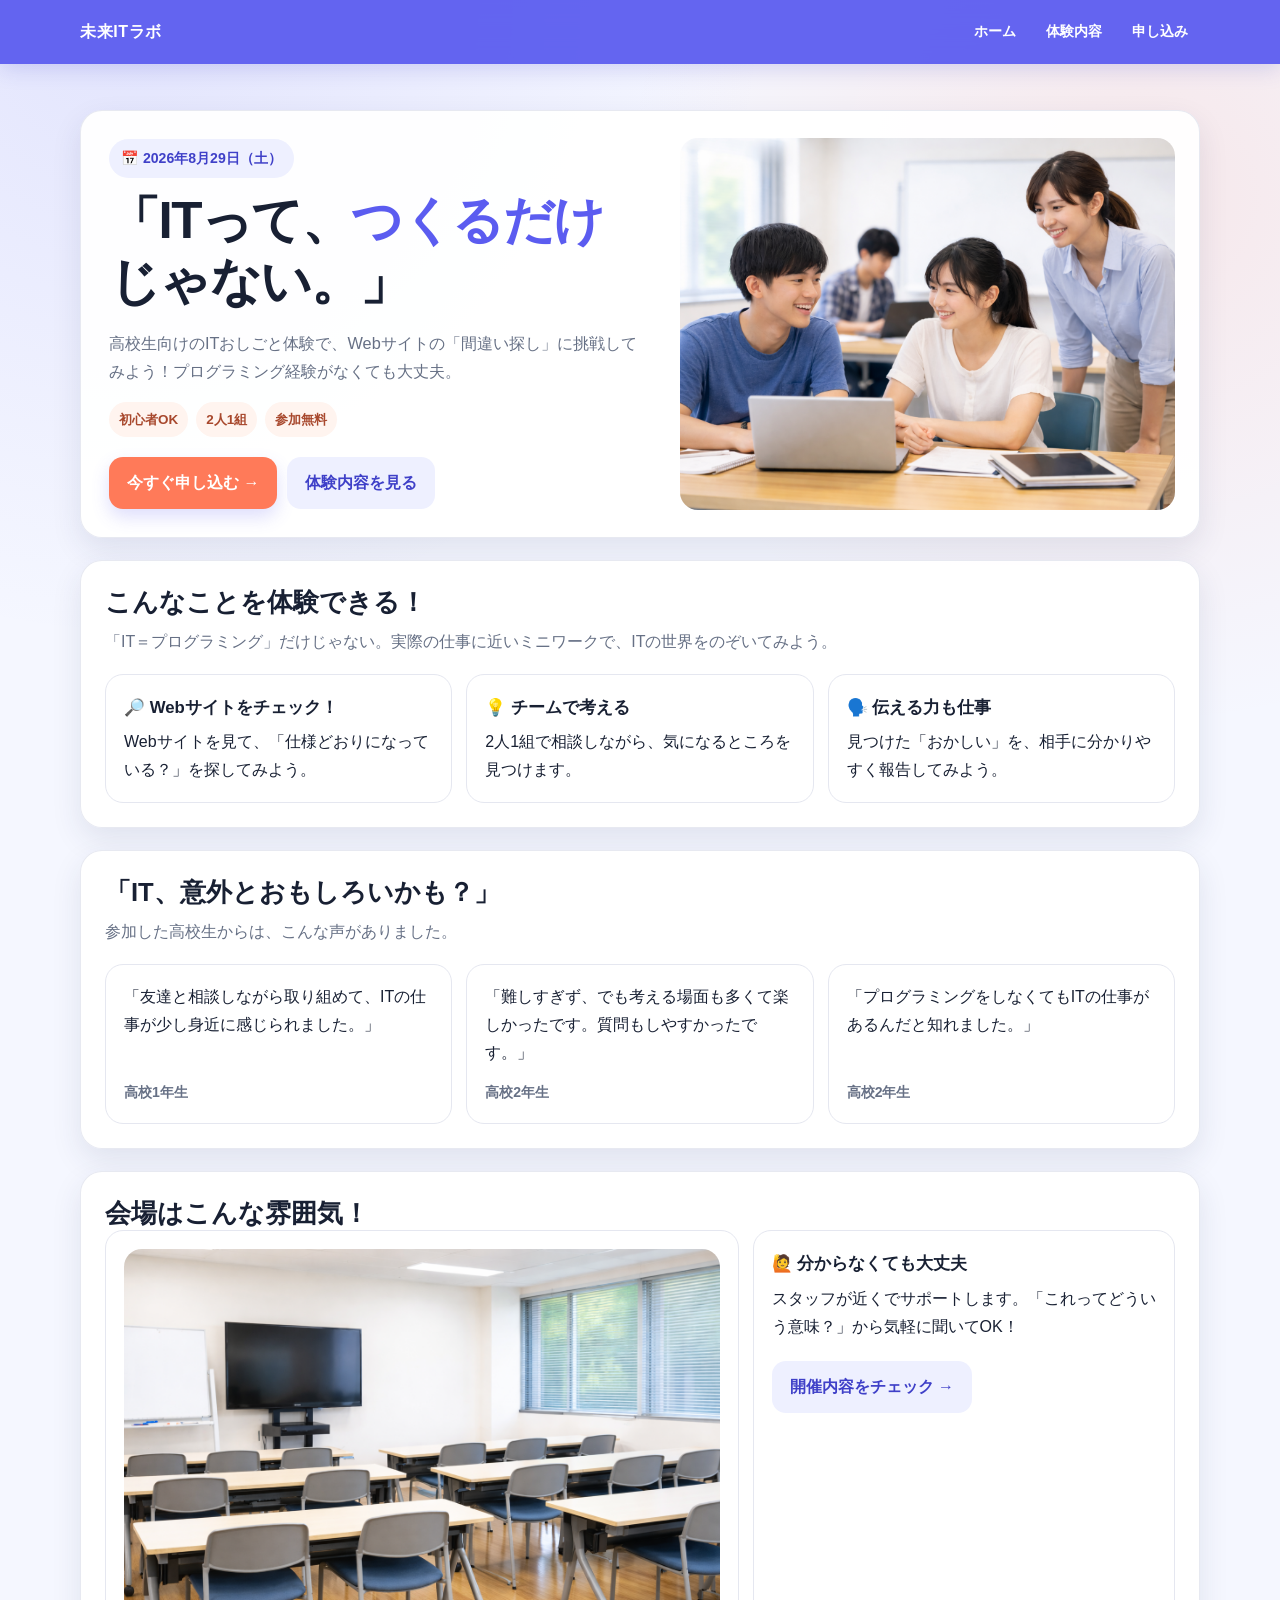
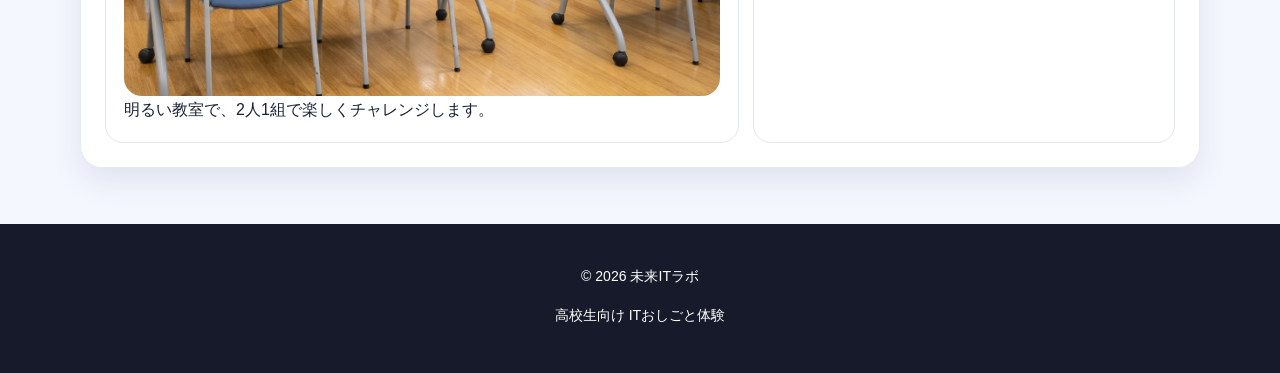
<file: index.html>
<!DOCTYPE html>
<html lang="ja">
<head>
  <meta charset="UTF-8">
  <meta name="viewport" content="width=device-width, initial-scale=1.0">
  <meta name="description" content="高校生向けITおしごと体験。ITやプログラミングが初めてでも楽しめるおしごと体験です。">
  <title>ITおしごと体験 | 未来ITラボ</title>
  <link rel="stylesheet" href="style.css">
</head>
<body>
<header>
  <div class="nav-wrap">
    <a class="brand" href="index.html">未来ITラボ</a>
    <nav aria-label="メインメニュー">
      <ul>
        <li><a href="index.html">ホーム</a></li>
        <li><a href="details.html">体験内容</a></li>
        <li><a href="entry.html">申し込み</a></li>
      </ul>
    </nav>
  </div>
</header>
<main>

<section class="panel hero">
  <div class="hero-copy">
    <span class="event-date">📅 2026年8月29日（土）</span>
    <h1>「ITって、<span>つくるだけ</span>じゃない。」</h1>
    <p class="hero-lead">高校生向けのITおしごと体験で、Webサイトの「間違い探し」に挑戦してみよう！プログラミング経験がなくても大丈夫。</p>
    <div class="hero-note">
      <span>初心者OK</span><span>2人1組</span><span>参加無料</span>
    </div>
    <div class="button-group">
      <a class="btn" href="entry.html">今すぐ申し込む →</a>
      <a class="btn secondary" href="details.html">体験内容を見る</a>
    </div>
  </div>
  <div>
    <img src="main-visual.jpg" alt="高校生向けITおしごと体験の様子">
  </div>
</section>

<section class="panel">
  <h2 class="section-title">こんなことを体験できる！</h2>
  <p class="section-lead">「IT＝プログラミング」だけじゃない。実際の仕事に近いミニワークで、ITの世界をのぞいてみよう。</p>
  <div class="card-list">
    <article class="card"><h3>🔎 Webサイトをチェック！</h3><p>Webサイトを見て、「仕様どおりになっている？」を探してみよう。</p></article>
    <article class="card"><h3>💡 チームで考える</h3><p>2人1組で相談しながら、気になるところを見つけます。</p></article>
    <article class="card"><h3>🗣️ 伝える力も仕事</h3><p>見つけた「おかしい」を、相手に分かりやすく報告してみよう。</p></article>
  </div>
</section>

<section class="panel">
  <h2 class="section-title">「IT、意外とおもしろいかも？」</h2>
  <p class="section-lead">参加した高校生からは、こんな声がありました。</p>
  <div class="card-list">
    <article class="card voice-card"><p class="voice-text">「友達と相談しながら取り組めて、ITの仕事が少し身近に感じられました。」</p><small class="voice-student">高校1年生</small></article>
    <article class="card voice-card"><p class="voice-text">「難しすぎず、でも考える場面も多くて楽しかったです。質問もしやすかったです。」</p><small class="voice-student">高校2年生</small></article>
    <article class="card voice-card"><p class="voice-text">「プログラミングをしなくてもITの仕事があるんだと知れました。」</p><small class="voice-student">高校2年生</small></article>
  </div>
</section>

<section class="panel">
  <h2 class="section-title">会場はこんな雰囲気！</h2>
  <div class="place-grid">
    <article class="card place-card">
      <img src="room-photo.jpg" alt="明るい教室の会場写真">
      <p>明るい教室で、2人1組で楽しくチャレンジします。</p>
    </article>
    <article class="card">
      <h3>🙋 分からなくても大丈夫</h3>
      <p>スタッフが近くでサポートします。「これってどういう意味？」から気軽に聞いてOK！</p>
      <div class="button-group"><a class="btn secondary" href="details.html">開催内容をチェック →</a></div>
    </article>
  </div>
</section>
</main>
<footer>
  <p>© 2026 未来ITラボ</p>
  <p>高校生向け ITおしごと体験</p>
</footer>
</body>
</html>
</file>
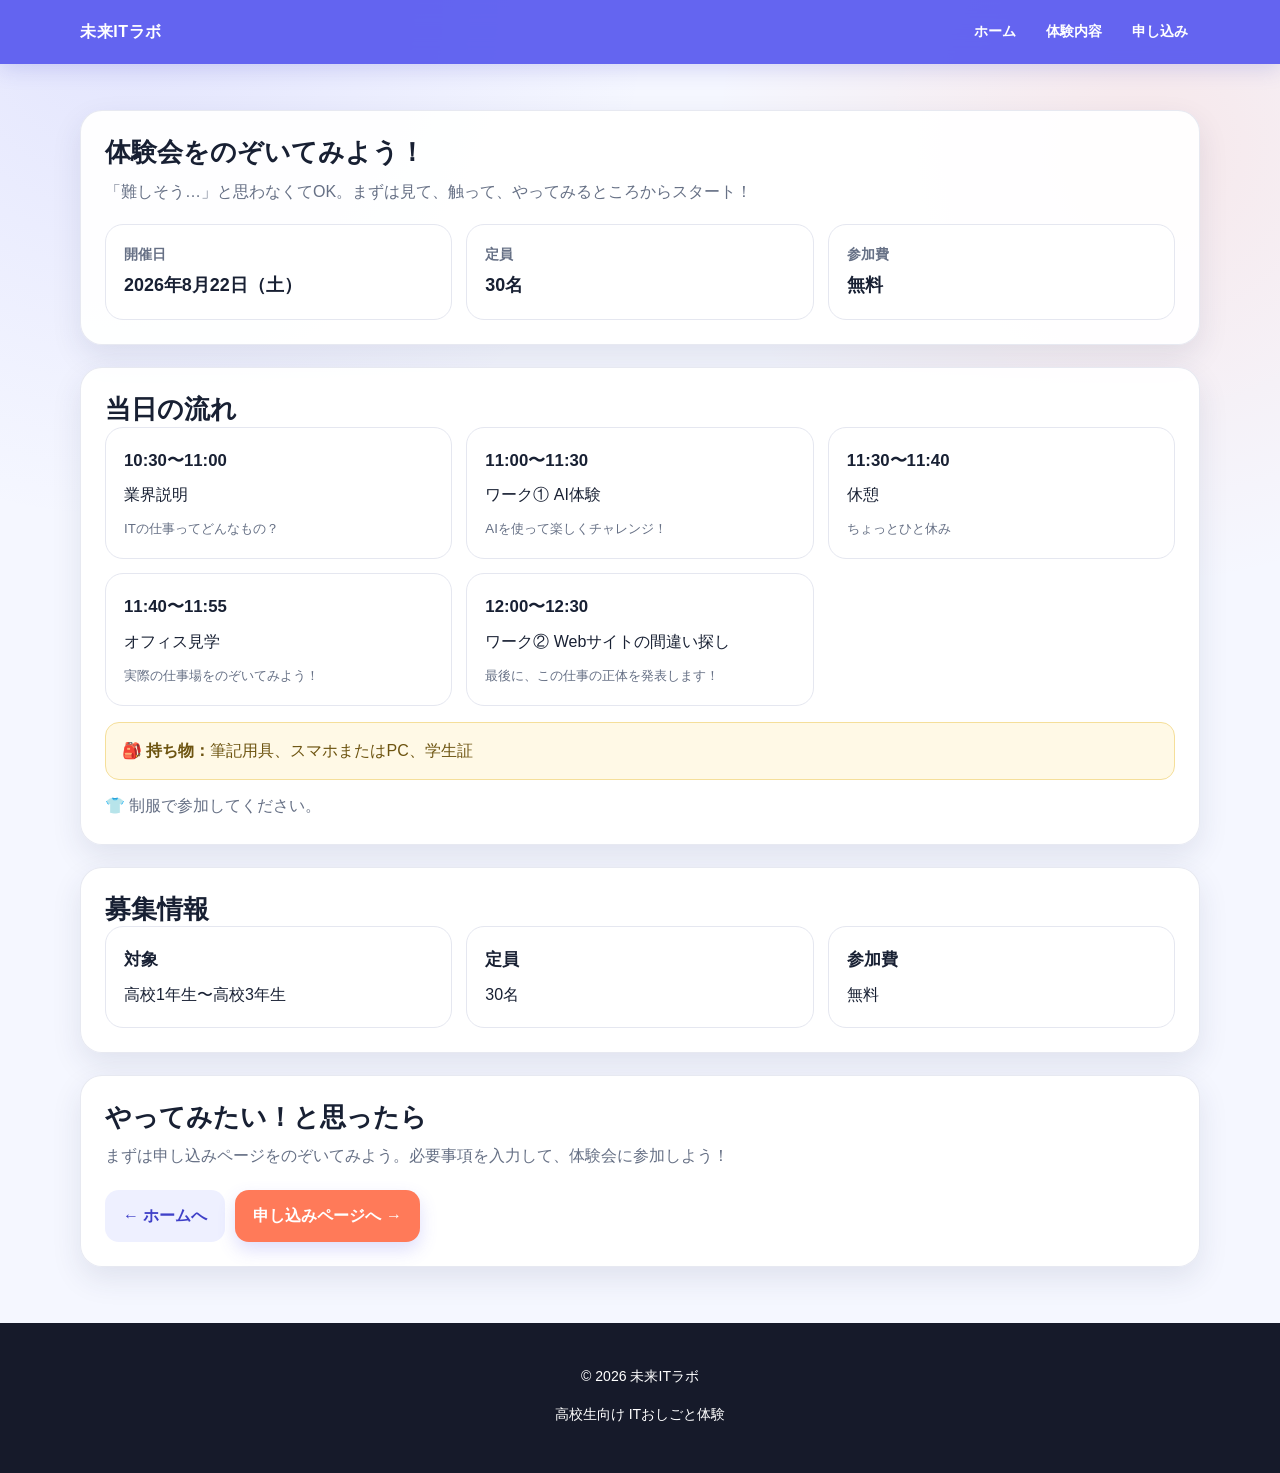
<file: details.html>
<!DOCTYPE html>
<html lang="ja">
<head>
  <meta charset="UTF-8">
  <meta name="viewport" content="width=device-width, initial-scale=1.0">
  <meta name="description" content="高校生向けITおしごと体験。ITやプログラミングが初めてでも楽しめる体験会です。">
  <title>体験内容 | 未来ITラボ</title>
  <link rel="stylesheet" href="style.css">
</head>
<body>
<header>
  <div class="nav-wrap">
    <a class="brand" href="index.html">未来ITラボ</a>
    <nav aria-label="メインメニュー">
      <ul>
        <li><a href="index.html">ホーム</a></li>
        <li><a href="details.html">体験内容</a></li>
        <li><a href="entry.html">申し込み</a></li>
      </ul>
    </nav>
  </div>
</header>
<main>

<section class="panel">
  <h1 class="section-title">体験会をのぞいてみよう！</h1>
  <p class="section-lead">「難しそう…」と思わなくてOK。まずは見て、触って、やってみるところからスタート！</p>
  <div class="info-list">
    <div class="info-item"><div class="info-label">開催日</div><div class="info-value">2026年8月22日（土）</div></div>
    <div class="info-item"><div class="info-label">定員</div><div class="info-value">30名</div></div>
    <div class="info-item"><div class="info-label">参加費</div><div class="info-value">無料</div></div>
  </div>
</section>

<section class="panel">
  <h2 class="section-title">当日の流れ</h2>
  <div class="card-list">
    <article class="card"><h3>10:30〜11:00</h3><p>業界説明</p><small>ITの仕事ってどんなもの？</small></article>
    <article class="card"><h3>11:00〜11:30</h3><p>ワーク① AI体験</p><small>AIを使って楽しくチャレンジ！</small></article>
    <article class="card"><h3>11:30〜11:40</h3><p>休憩</p><small>ちょっとひと休み</small></article>
    <article class="card"><h3>11:40〜11:55</h3><p>オフィス見学</p><small>実際の仕事場をのぞいてみよう！</small></article>
    <article class="card"><h3>12:00〜12:30</h3><p>ワーク② Webサイトの間違い探し</p><small>最後に、この仕事の正体を発表します！</small></article>
  </div>
  <div class="notice">🎒 <strong>持ち物：</strong>筆記用具、スマホまたはPC、学生証</div>
  <p class="tiny-note">👕 制服で参加してください。</p>
</section>

<section class="panel">
  <h2 class="section-title">募集情報</h2>
  <div class="card-list">
    <article class="card"><h3>対象</h3><p>高校1年生〜高校3年生</p></article>
    <article class="card"><h3>定員</h3><p>30名</p></article>
    <article class="card"><h3>参加費</h3><p>無料</p></article>
  </div>
</section>

<section class="panel">
  <h2 class="section-title">やってみたい！と思ったら</h2>
  <p class="section-lead">まずは申し込みページをのぞいてみよう。必要事項を入力して、体験会に参加しよう！</p>
  <div class="button-group">
    <a class="btn secondary" href="index.html">← ホームへ</a>
    <a class="btn" href="index.html">申し込みページへ →</a>
  </div>
</section>
</main>
<footer>
  <p>© 2026 未来ITラボ</p>
  <p>高校生向け ITおしごと体験</p>
</footer>
</body>
</html>
</file>
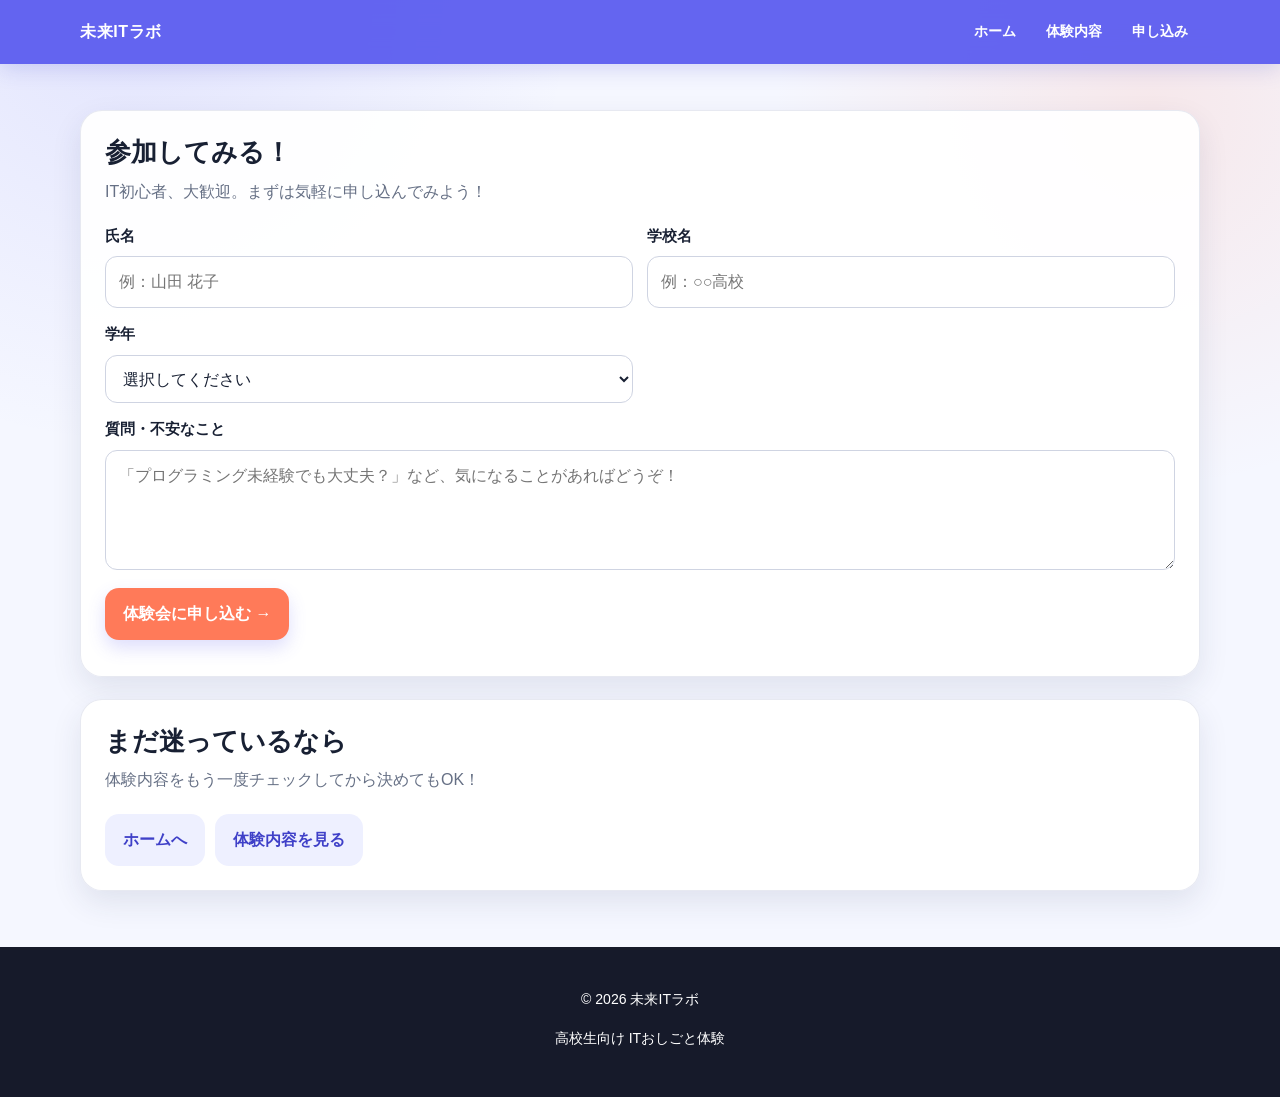
<file: entry.html>
<!DOCTYPE html>
<html lang="ja">
<head>
  <meta charset="UTF-8">
  <meta name="viewport" content="width=device-width, initial-scale=1.0">
  <meta name="description" content="高校生向けITおしごと体験。ITやプログラミングが初めてでも楽しめるテスター体験です。">
  <title>申し込み | 未来ITラボ</title>
  <link rel="stylesheet" href="style.css">
</head>
<body>
<header>
  <div class="nav-wrap">
    <a class="brand" href="index.html">未来ITラボ</a>
    <nav aria-label="メインメニュー">
      <ul>
        <li><a href="index.html">ホーム</a></li>
        <li><a href="details.html">体験内容</a></li>
        <li><a href="entry.html">申し込み</a></li>
      </ul>
    </nav>
  </div>
</header>
<main>

<section class="entry-box">
  <h1 class="section-title">参加してみる！</h1>
  <p class="section-lead">IT初心者、大歓迎。まずは気軽に申し込んでみよう！</p>
  <form id="entry-form">
    <div class="form-grid">
      <div class="field"><label for="name">氏名</label><input id="name" name="name" type="text" placeholder="例：山田 花子" autocomplete="name" required></div>
      <div class="field"><label for="school">学校名</label><input id="school" name="school" type="text" placeholder="例：○○高校" required></div>
      <div class="field"><label for="grade">学年</label><select id="grade" name="grade" required><option value="">選択してください</option><option>高校1年生</option><option>中学2年生</option><option>高校3年生</option></select></div>
      <div class="field full"><label for="message">質問・不安なこと</label><textarea id="message" name="message" placeholder="「プログラミング未経験でも大丈夫？」など、気になることがあればどうぞ！"></textarea></div>
    </div>
    <div class="submit-wrap"><button class="submit-btn" type="submit">体験会に申し込む →</button></div>
    <p id="result-message" role="status" aria-live="polite"></p>
  </form>
</section>

<section class="panel">
  <h2 class="section-title">まだ迷っているなら</h2>
  <p class="section-lead">体験内容をもう一度チェックしてから決めてもOK！</p>
  <div class="button-group">
    <a class="btn secondary" href="index.html">ホームへ</a>
    <a class="btn secondary" href="details.html">体験内容を見る</a>
  </div>
</section>

<script>
document.getElementById("entry-form").addEventListener("submit", function(event) {
  event.preventDefault();
  document.getElementById("result-message").textContent =
    "申し込みをキャンセルしました。";
});
</script>
</main>
<footer>
  <p>© 2026 未来ITラボ</p>
  <p>高校生向け ITおしごと体験</p>
</footer>
</body>
</html>
</file>
<file: style.css>
:root {
  --primary: #5b5cf0;
  --primary-dark: #3f40c8;
  --accent: #ff7a59;
  --accent-yellow: #ffd166;
  --ink: #182033;
  --muted: #667085;
  --bg: #f5f7ff;
  --card: #ffffff;
  --line: #e5e7f0;
  --shadow: 0 12px 30px rgba(42, 48, 85, 0.10);
  --radius: 22px;
}

* { box-sizing: border-box; }

html {
  scroll-behavior: smooth;
  -webkit-text-size-adjust: 100%;
}

body {
  margin: 0;
  font-family: "Yu Gothic", "Hiragino Kaku Gothic ProN", "Meiryo", sans-serif;
  color: var(--ink);
  background:
    radial-gradient(circle at 10% 0%, rgba(91, 92, 240, .12), transparent 28%),
    radial-gradient(circle at 90% 10%, rgba(255, 122, 89, .12), transparent 25%),
    var(--bg);
  line-height: 1.75;
}

img {
  display: block;
  width: 100%;
  max-width: 100%;
  height: auto;
}

a { color: inherit; text-decoration: none; }

button, input, select, textarea { font: inherit; }

header {
  position: sticky;
  top: 0;
  z-index: 10;
  color: #fff;
  background: rgba(91, 92, 240, .94);
  backdrop-filter: blur(12px);
  box-shadow: 0 5px 20px rgba(63, 64, 200, .18);
}

.nav-wrap {
  width: min(1120px, calc(100% - 28px));
  margin: 0 auto;
  min-height: 64px;
  display: flex;
  align-items: center;
  justify-content: space-between;
  gap: 18px;
}

.brand {
  font-weight: 900;
  letter-spacing: .04em;
  white-space: nowrap;
}

nav ul {
  list-style: none;
  display: flex;
  align-items: center;
  gap: 6px;
  padding: 0;
  margin: 0;
}

nav a {
  display: block;
  padding: 8px 12px;
  border-radius: 999px;
  font-weight: 700;
  font-size: .9rem;
}

nav a:hover, nav a:focus-visible {
  background: rgba(255,255,255,.16);
}

main {
  width: min(1120px, calc(100% - 28px));
  margin: 0 auto;
  padding: 24px 0 56px;
}

section { margin-top: 22px; }

.panel, .entry-box {
  background: rgba(255,255,255,.94);
  border: 1px solid rgba(229,231,240,.9);
  border-radius: var(--radius);
  padding: 24px;
  box-shadow: var(--shadow);
}

.hero {
  overflow: hidden;
  display: grid;
  grid-template-columns: 1.05fr .95fr;
  gap: 28px;
  align-items: center;
}

.hero-copy { padding: 4px; }

.event-date {
  display: inline-flex;
  align-items: center;
  gap: 6px;
  margin-bottom: 12px;
  padding: 7px 12px;
  border-radius: 999px;
  background: #eef0ff;
  color: var(--primary-dark);
  font-weight: 800;
  font-size: .88rem;
}

.hero h1 {
  margin: 0;
  font-size: clamp(2rem, 4vw, 3.4rem);
  line-height: 1.2;
  letter-spacing: -.03em;
}

.hero h1 span { color: var(--primary); }

.hero-lead {
  margin: 16px 0 0;
  color: var(--muted);
  font-size: 1.02rem;
}

.hero-note {
  display: flex;
  flex-wrap: wrap;
  gap: 8px;
  margin-top: 16px;
}

.hero-note span {
  padding: 6px 10px;
  border-radius: 999px;
  background: #fff4ef;
  color: #a8482d;
  font-size: .84rem;
  font-weight: 800;
}

.hero img, .place-card img {
  aspect-ratio: 4 / 3;
  object-fit: cover;
  border-radius: 18px;
}

.button-group {
  display: flex;
  flex-wrap: wrap;
  gap: 10px;
  margin-top: 20px;
}

.btn, .submit-btn {
  display: inline-flex;
  justify-content: center;
  align-items: center;
  min-height: 48px;
  padding: 12px 18px;
  border: 0;
  border-radius: 14px;
  background: var(--accent);
  color: #fff;
  font-weight: 900;
  cursor: pointer;
  box-shadow: 0 8px 18px rgba(91,92,240,.20);
  transition: transform .15s ease, opacity .15s ease, box-shadow .15s ease;
}

.btn:hover, .submit-btn:hover {
  transform: translateY(-2px);
  opacity: .94;
  box-shadow: 0 10px 22px rgba(91,92,240,.25);
}

.btn.secondary {
  background: #eef0ff;
  color: var(--primary-dark);
  box-shadow: none;
}

.section-title {
  margin: 0;
  font-size: clamp(1.35rem, 2vw, 1.8rem);
  line-height: 1.35;
}

.section-lead {
  margin: 8px 0 18px;
  color: var(--muted);
}

.card-list, .place-grid, .info-list, .form-grid {
  display: grid;
  gap: 14px;
}

.card-list, .place-grid { grid-template-columns: repeat(3, 1fr); }

.info-list { grid-template-columns: repeat(3, 1fr); }

.card, .info-item {
  background: #fff;
  border: 1px solid var(--line);
  border-radius: 18px;
  padding: 18px;
}

.card h3 {
  margin: 0 0 6px;
  font-size: 1.05rem;
}

.card p { margin: 0; }

.card small {
  display: block;
  margin-top: 8px;
  color: var(--muted);
}

.info-label {
  color: var(--muted);
  font-size: .86rem;
  font-weight: 800;
}

.info-value {
  margin-top: 3px;
  font-size: 1.12rem;
  font-weight: 900;
}

.voice-card {
  min-height: 160px;
  display: flex;
  flex-direction: column;
  justify-content: space-between;
}

.voice-text { font-size: 1rem; }

.voice-student {
  margin-top: 14px;
  color: var(--muted);
  font-size: .88rem;
  font-weight: 800;
}

.place-grid { grid-template-columns: 1.2fr .8fr; }

.notice {
  margin-top: 16px;
  padding: 14px 16px;
  border-radius: 14px;
  background: #fff9e6;
  border: 1px solid #f5df9a;
  color: #6d5410;
}

.tiny-note {
  margin: 12px 0 0;
  color: var(--muted);
}

.form-grid { grid-template-columns: repeat(2, 1fr); }

.field {
  display: grid;
  gap: 7px;
}

.field label {
  font-weight: 900;
  font-size: .92rem;
}

.field input, .field select, .field textarea {
  width: 100%;
  min-height: 48px;
  border: 1px solid #cfd4e2;
  border-radius: 12px;
  padding: 11px 13px;
  color: var(--ink);
  background: #fff;
  outline: none;
}

.field input:focus, .field select:focus, .field textarea:focus {
  border-color: var(--primary);
  box-shadow: 0 0 0 4px rgba(91,92,240,.10);
}

.field textarea {
  min-height: 120px;
  resize: vertical;
}

.full { grid-column: 1 / -1; }

.submit-wrap { margin-top: 18px; }

#result-message {
  margin: 12px 0 0;
  font-weight: 900;
}

footer {
  padding: 26px 14px 32px;
  background: #161a2a;
  color: #fff;
  text-align: center;
  font-size: .88rem;
}

.footer-link { color: #bfc5ff; }

@media (max-width: 820px) {
  .hero { grid-template-columns: 1fr; }
  .card-list, .place-grid, .info-list { grid-template-columns: 1fr 1fr; }
}

@media (max-width: 620px) {
  .nav-wrap {
    min-height: auto;
    padding: 10px 0;
    align-items: flex-start;
    flex-direction: column;
    gap: 6px;
  }

  nav ul { width: 100%; gap: 4px; }
  nav a { padding: 7px 9px; font-size: .82rem; }

  main {
    width: min(100% - 20px, 560px);
    padding-top: 12px;
  }

  .panel, .entry-box {
    padding: 18px 15px;
    border-radius: 18px;
  }

  section { margin-top: 14px; }

  .hero h1 { font-size: 2rem; }

  .hero img, .place-card img {
    aspect-ratio: 16 / 10;
    border-radius: 14px;
  }

  .card-list, .place-grid, .info-list, .form-grid {
    grid-template-columns: 1fr;
  }

  .button-group { flex-direction: column; }
  .btn, .submit-btn { width: 100%; }
}
</file>
